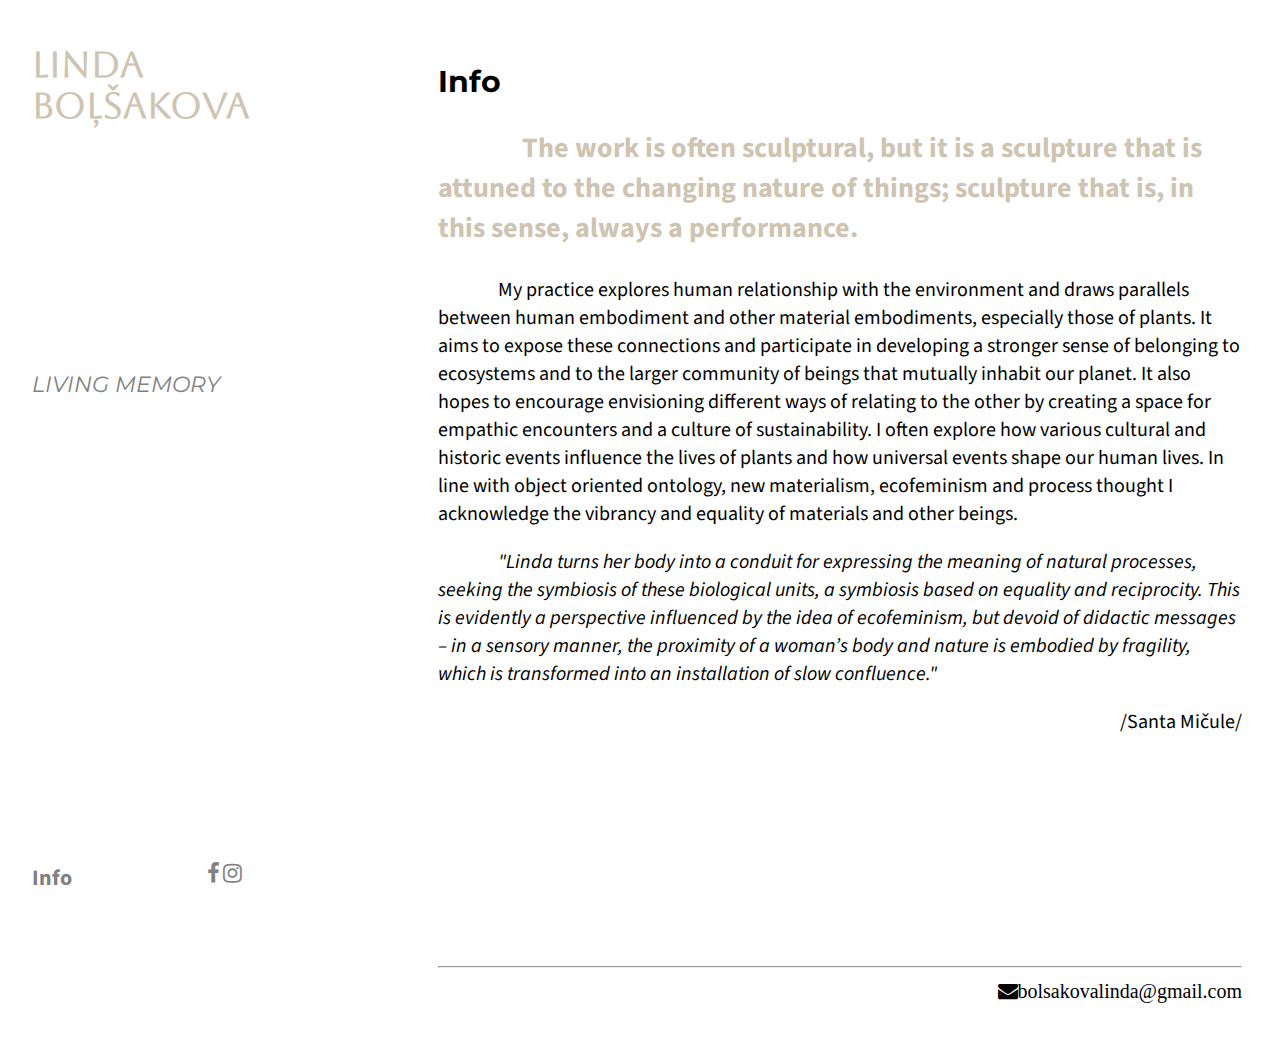
<file: about/index.html>
<!doctype html><html><title>Info</title><meta charset=utf-8><meta http-equiv=x-ua-compatible content="IE=edge"><meta name=viewport content="width=device-width,initial-scale=1,maximum-scale=1,user-scalable=no"><meta name=apple-mobile-web-app-capable content="yes"><link rel=stylesheet href=/css/main.css><link rel=stylesheet href=/css/carousel.css><link rel=stylesheet href=https://cdnjs.cloudflare.com/ajax/libs/font-awesome/4.7.0/css/font-awesome.min.css><link rel=preconnect href=https://fonts.googleapis.com><link rel=preconnect href=https://fonts.gstatic.com crossorigin><link href="https://fonts.googleapis.com/css2?family=Aboreto&family=Asap:ital@0;1&family=Montserrat&family=Source+Sans+Pro:wght@300&display=swap" rel=stylesheet><body><button class=sidenav-button onclick=toggle() style=font-size:30px><i class="fa fa-bars"></i></button><div class=sidenav><div class=blocker></div><div class=items><div class=flex-head><h1>Linda<br>Boļšakova</h1></div><div class=flex-projects><ul><li><a href=https://lindabolsakova.github.io/projects/living-memory/>Living Memory</a></li></ul></div><div class=flex-info><p><a href=https://lindabolsakova.github.io/about/>Info</a>
<span style=float:right;padding-right:.5em><a href="https://www.facebook.com/linda.bolsakova.7?ref=bookmarks" class="fa fa-facebook"></a>
<a href=https://www.instagram.com/linda_bolsakova/ class="fa fa-instagram"></a></span></p></div></div></div><div id=content><div class=main><h2>Info</h2><div class=info-headline><p>The work is often sculptural, but it is a sculpture that is attuned to the changing nature of things; sculpture that is, in this sense, always a performance.</p></div><div class=info-main><p>My practice explores human relationship with the environment and draws parallels between human embodiment and other material embodiments, especially those of plants. It aims to expose these connections and participate in developing a stronger sense of belonging to ecosystems and to the larger community of beings that mutually inhabit our planet. It also hopes to encourage envisioning different ways of relating to the other by creating a space for empathic encounters and a culture of sustainability. I often explore how various cultural and historic events influence the lives of plants and how universal events shape our human lives. In line with object oriented ontology, new materialism, ecofeminism and process thought I acknowledge the vibrancy and equality of materials and other beings.</p></div><div class=info-quote><p>"Linda turns her body into a conduit for expressing the meaning of natural processes, seeking the symbiosis of these biological units, a symbiosis based on equality and reciprocity. This is evidently a perspective influenced by the idea of ecofeminism, but devoid of didactic messages – in a sensory manner, the proximity of a woman’s body and nature is embodied by fragility, which is transformed into an installation of slow confluence."</p></div><div class=info-quote-attrib><p>/Santa Mičule/</p></div><hr><div class=info-contact><a href=mailto:bolsakovalinda@gmail.com class="fa fa-envelope">bolsakovalinda@gmail.com</a></div></div></div><div class=footer><p></p></div><script>const sidenav=document.querySelector(".sidenav");sidenav.querySelector(".blocker").onclick=hide;function show(){sidenav.classList.add("visible"),document.body.style.overflow="hidden"}function hide(){sidenav.classList.remove("visible"),document.body.style.overflow=""}function toggle(){sidenav.classList.contains("visible")?hide():show()}let slideIndex=1;showSlides(slideIndex);function plusSlides(e){showSlides(slideIndex+=e)}function currentSlide(e){showSlides(slideIndex=e)}function showSlides(e){let t,n=document.getElementsByClassName("mySlides"),s=document.getElementsByClassName("dot");e>n.length&&(slideIndex=1),e<1&&(slideIndex=n.length);for(t=0;t<n.length;t++)n[t].style.display="none";for(t=0;t<s.length;t++)s[t].className=s[t].className.replace(" active","");n[slideIndex-1].style.display="block",s[slideIndex-1].className+=" active"}</script><link rel=stylesheet href=/css/carousel.css></body></html>
</file>
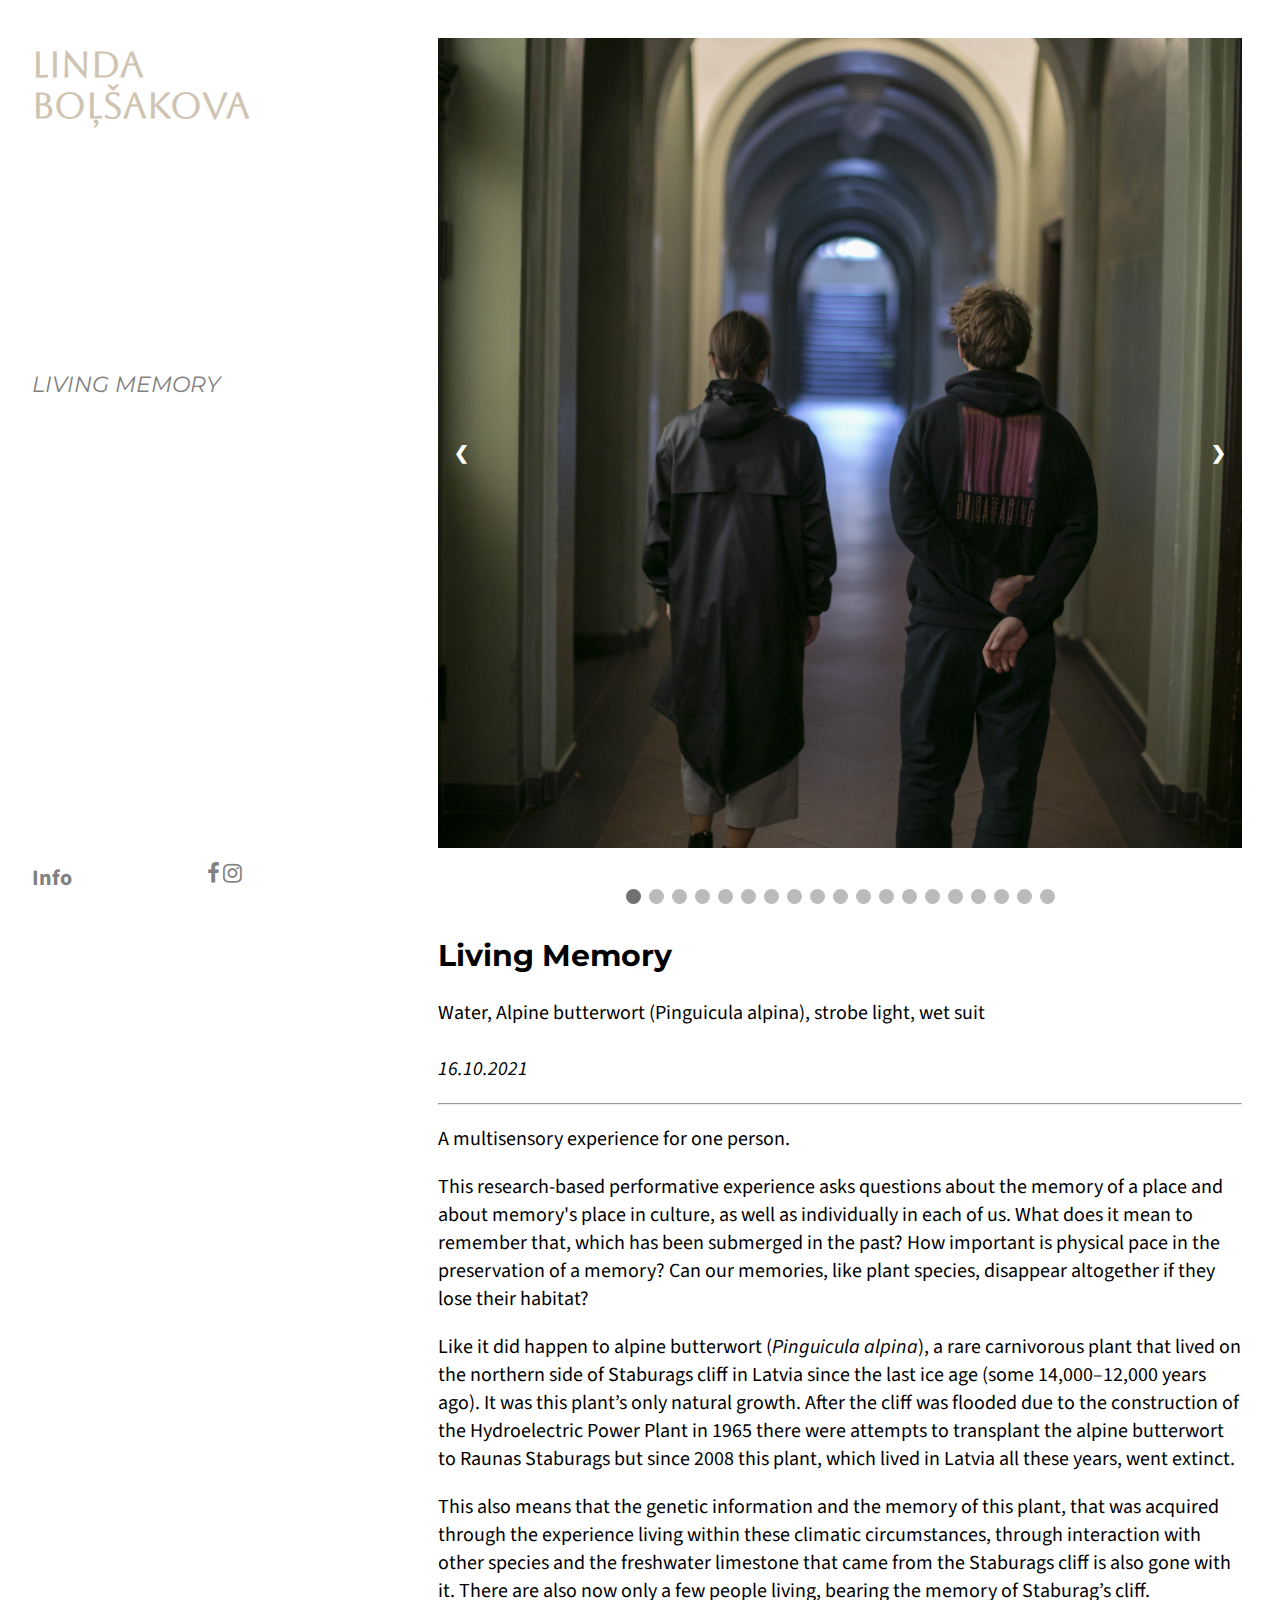
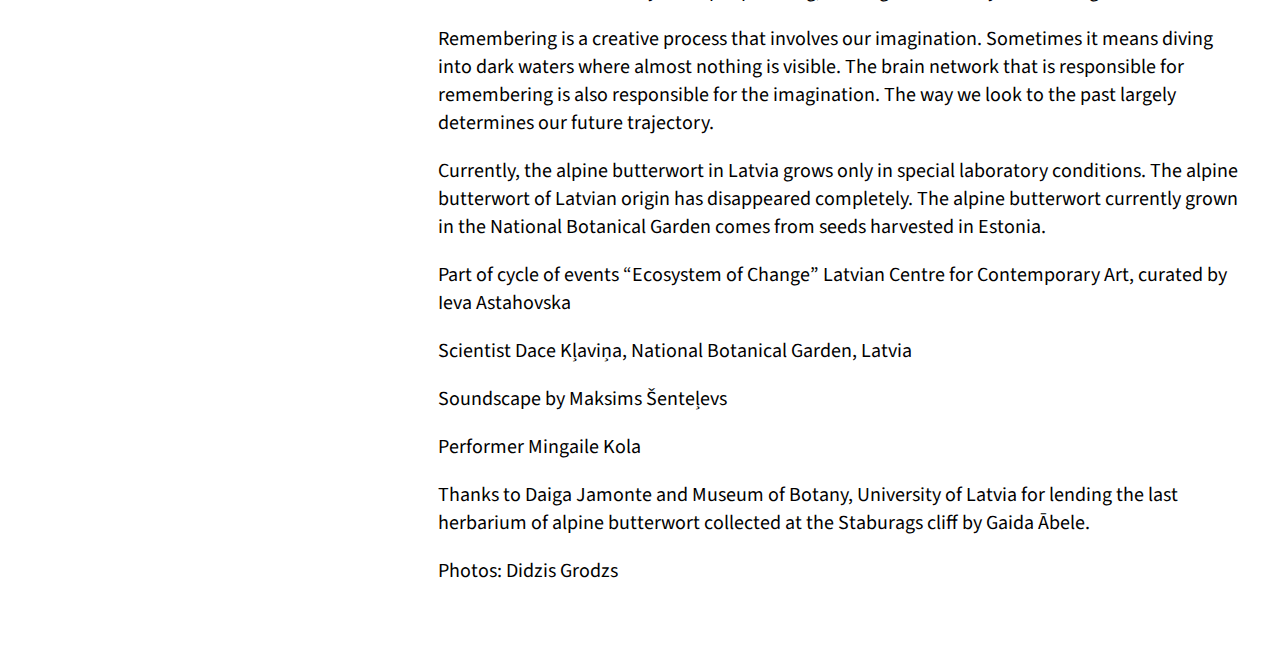
<file: projects/living-memory/index.html>
<!doctype html><html><title>Living Memory</title><meta charset=utf-8><meta http-equiv=x-ua-compatible content="IE=edge"><meta name=viewport content="width=device-width,initial-scale=1,maximum-scale=1,user-scalable=no"><meta name=apple-mobile-web-app-capable content="yes"><link rel=stylesheet href=/css/main.css><link rel=stylesheet href=/css/carousel.css><link rel=stylesheet href=https://cdnjs.cloudflare.com/ajax/libs/font-awesome/4.7.0/css/font-awesome.min.css><link rel=preconnect href=https://fonts.googleapis.com><link rel=preconnect href=https://fonts.gstatic.com crossorigin><link href="https://fonts.googleapis.com/css2?family=Aboreto&family=Asap:ital@0;1&family=Montserrat&family=Source+Sans+Pro:wght@300&display=swap" rel=stylesheet><body><button class=sidenav-button onclick=toggle() style=font-size:30px><i class="fa fa-bars"></i></button><div class=sidenav><div class=blocker></div><div class=items><div class=flex-head><h1>Linda<br>Boļšakova</h1></div><div class=flex-projects><ul><li><a href=https://lindabolsakova.github.io/projects/living-memory/>Living Memory</a></li></ul></div><div class=flex-info><p><a href=https://lindabolsakova.github.io/about/>Info</a>
<span style=float:right;padding-right:.5em><a href="https://www.facebook.com/linda.bolsakova.7?ref=bookmarks" class="fa fa-facebook"></a>
<a href=https://www.instagram.com/linda_bolsakova/ class="fa fa-instagram"></a></span></p></div></div></div><div id=content><div class=main><div class=art><div class=slideshow-container><div class="mySlides fade"><img src=https://lindabolsakova.github.io/projects/living-memory/img/1.jpg alt="project image"></div><div class="mySlides fade"><img src=https://lindabolsakova.github.io/projects/living-memory/img/10.jpg alt="project image"></div><div class="mySlides fade"><img src=https://lindabolsakova.github.io/projects/living-memory/img/11.jpg alt="project image"></div><div class="mySlides fade"><img src=https://lindabolsakova.github.io/projects/living-memory/img/12.jpg alt="project image"></div><div class="mySlides fade"><img src=https://lindabolsakova.github.io/projects/living-memory/img/13.jpg alt="project image"></div><div class="mySlides fade"><img src=https://lindabolsakova.github.io/projects/living-memory/img/14.1.jpg alt="project image"></div><div class="mySlides fade"><img src=https://lindabolsakova.github.io/projects/living-memory/img/14.jpg alt="project image"></div><div class="mySlides fade"><img src=https://lindabolsakova.github.io/projects/living-memory/img/15.1.jpg alt="project image"></div><div class="mySlides fade"><img src=https://lindabolsakova.github.io/projects/living-memory/img/15.jpg alt="project image"></div><div class="mySlides fade"><img src=https://lindabolsakova.github.io/projects/living-memory/img/16.jpg alt="project image"></div><div class="mySlides fade"><img src=https://lindabolsakova.github.io/projects/living-memory/img/2.jpg alt="project image"></div><div class="mySlides fade"><img src=https://lindabolsakova.github.io/projects/living-memory/img/3.jpg alt="project image"></div><div class="mySlides fade"><img src=https://lindabolsakova.github.io/projects/living-memory/img/4.jpg alt="project image"></div><div class="mySlides fade"><img src=https://lindabolsakova.github.io/projects/living-memory/img/5.jpg alt="project image"></div><div class="mySlides fade"><img src=https://lindabolsakova.github.io/projects/living-memory/img/6.jpg alt="project image"></div><div class="mySlides fade"><img src=https://lindabolsakova.github.io/projects/living-memory/img/7.jpg alt="project image"></div><div class="mySlides fade"><img src=https://lindabolsakova.github.io/projects/living-memory/img/8.jpg alt="project image"></div><div class="mySlides fade"><img src=https://lindabolsakova.github.io/projects/living-memory/img/9.1.jpg alt="project image"></div><div class="mySlides fade"><img src=https://lindabolsakova.github.io/projects/living-memory/img/9.jpg alt="project image"></div><a class=prev onclick=plusSlides(-1)>&#10094;</a>
<a class=next onclick=plusSlides(1)>&#10095;</a></div><br><div style=text-align:center><span class=dot onclick=currentSlide(1)></span>
<span class=dot onclick=currentSlide(2)></span>
<span class=dot onclick=currentSlide(3)></span>
<span class=dot onclick=currentSlide(4)></span>
<span class=dot onclick=currentSlide(5)></span>
<span class=dot onclick=currentSlide(6)></span>
<span class=dot onclick=currentSlide(7)></span>
<span class=dot onclick=currentSlide(8)></span>
<span class=dot onclick=currentSlide(9)></span>
<span class=dot onclick=currentSlide(10)></span>
<span class=dot onclick=currentSlide(11)></span>
<span class=dot onclick=currentSlide(12)></span>
<span class=dot onclick=currentSlide(13)></span>
<span class=dot onclick=currentSlide(14)></span>
<span class=dot onclick=currentSlide(15)></span>
<span class=dot onclick=currentSlide(16)></span>
<span class=dot onclick=currentSlide(17)></span>
<span class=dot onclick=currentSlide(18)></span>
<span class=dot onclick=currentSlide(19)></span></div></div><div class=text><article><h2>Living Memory</h2><div class=meta><ul><li>Water, Alpine butterwort (Pinguicula alpina), strobe light, wet suit</li><br><li><em></em></li><li><em>16.10.2021</em></li></ul><hr></div><p>A multisensory experience for one person.</p><p>This research-based performative experience asks questions about the
memory of a place and about memory's place in culture, as well as
individually in each of us. What does it mean to remember that, which
has been submerged in the past? How important is physical pace in the
preservation of a memory? Can our memories, like plant species,
disappear altogether if they lose their habitat?</p><p>Like it did happen to alpine butterwort (<em>Pinguicula alpina</em>), a rare
carnivorous plant that lived on the northern side of Staburags cliff in
Latvia since the last ice age (some 14,000&ndash;12,000 years ago). It was
this plant&rsquo;s only natural growth. After the cliff was flooded due to the
construction of the Hydroelectric Power Plant in 1965 there were
attempts to transplant the alpine butterwort to Raunas Staburags but
since 2008 this plant, which lived in Latvia all these years, went
extinct.</p><p>This also means that the genetic information and the memory of this
plant, that was acquired through the experience living within these
climatic circumstances, through interaction with other species and the
freshwater limestone that came from the Staburags cliff is also gone
with it. There are also now only a few people living, bearing the memory
of Staburag&rsquo;s cliff.</p><p>Remembering is a creative process that involves our imagination.
Sometimes it means diving into dark waters where almost nothing is
visible. The brain network that is responsible for remembering is also
responsible for the imagination. The way we look to the past largely
determines our future trajectory.</p><p>Currently, the alpine butterwort in Latvia grows only in special
laboratory conditions. The alpine butterwort of Latvian origin has
disappeared completely. The alpine butterwort currently grown in the
National Botanical Garden comes from seeds harvested in Estonia.</p><p>Part of cycle of events &ldquo;Ecosystem of Change&rdquo; Latvian Centre for
Contemporary Art, curated by Ieva Astahovska</p><p>Scientist Dace Kļaviņa, National Botanical Garden, Latvia</p><p>Soundscape by Maksims Šenteļevs</p><p>Performer Mingaile Kola</p><p>Thanks to Daiga Jamonte and Museum of Botany, University of Latvia for
lending the last herbarium of alpine butterwort collected at the
Staburags cliff by Gaida Ābele.</p><p>Photos: Didzis Grodzs</p></article></div></div></div><div class=footer><p></p></div><script>const sidenav=document.querySelector(".sidenav");sidenav.querySelector(".blocker").onclick=hide;function show(){sidenav.classList.add("visible"),document.body.style.overflow="hidden"}function hide(){sidenav.classList.remove("visible"),document.body.style.overflow=""}function toggle(){sidenav.classList.contains("visible")?hide():show()}let slideIndex=1;showSlides(slideIndex);function plusSlides(e){showSlides(slideIndex+=e)}function currentSlide(e){showSlides(slideIndex=e)}function showSlides(e){let t,n=document.getElementsByClassName("mySlides"),s=document.getElementsByClassName("dot");e>n.length&&(slideIndex=1),e<1&&(slideIndex=n.length);for(t=0;t<n.length;t++)n[t].style.display="none";for(t=0;t<s.length;t++)s[t].className=s[t].className.replace(" active","");n[slideIndex-1].style.display="block",s[slideIndex-1].className+=" active"}</script><link rel=stylesheet href=/css/carousel.css></body></html>
</file>
